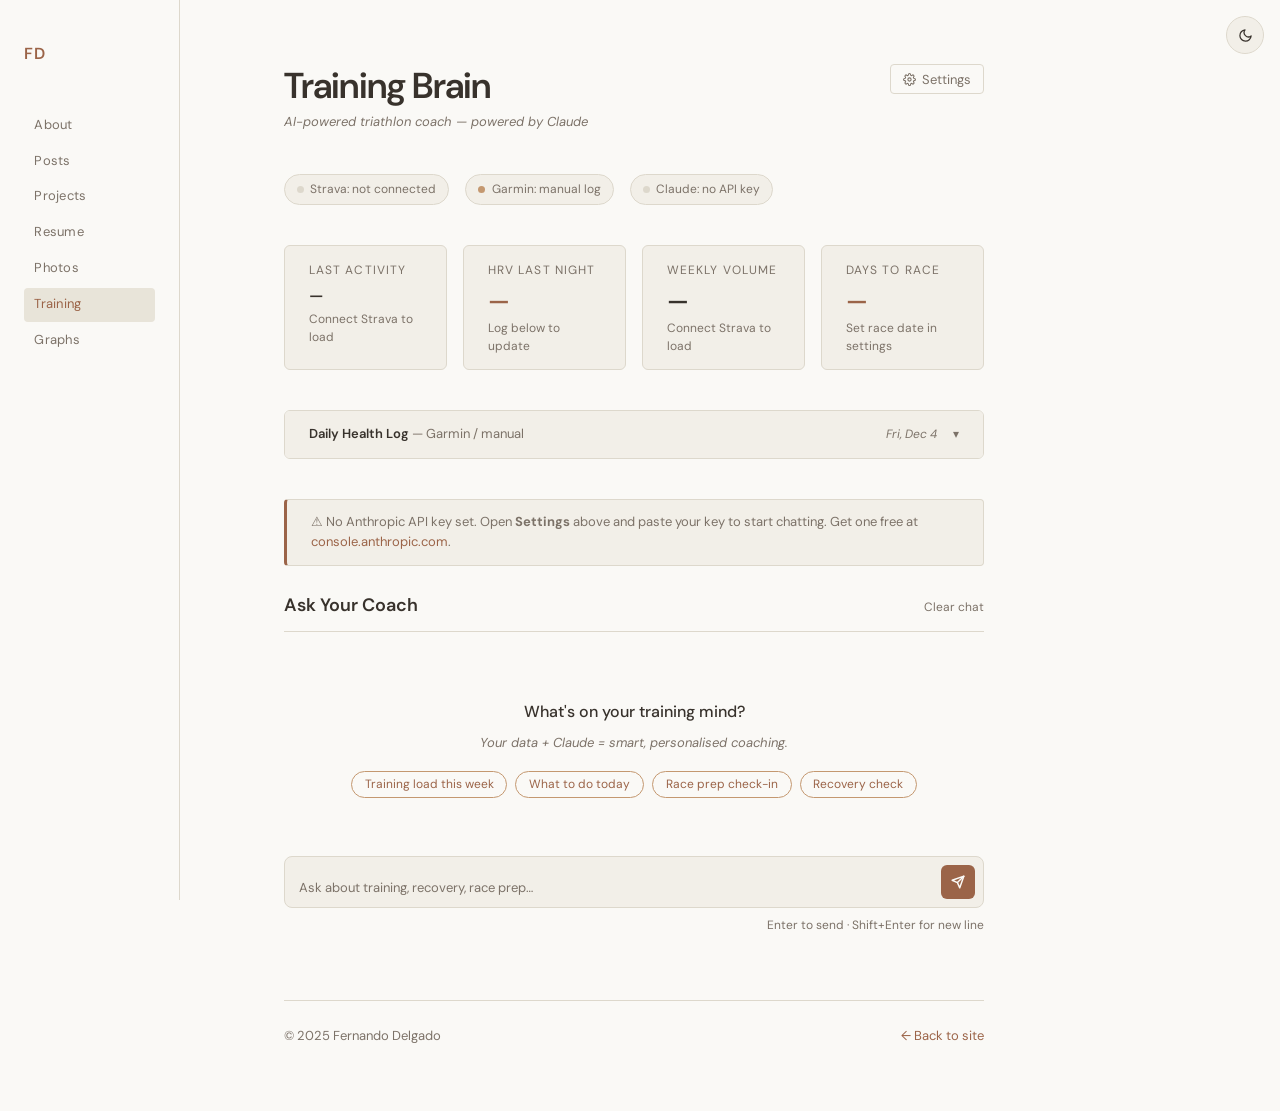
<file: training.html>
<!DOCTYPE html>
<html lang="en">
<head>
  <meta charset="UTF-8" />
  <meta name="viewport" content="width=device-width, initial-scale=1.0" />
  <title>Training Brain · Fernando Delgado</title>
  <link rel="preconnect" href="https://fonts.googleapis.com" />
  <link rel="preconnect" href="https://fonts.gstatic.com" crossorigin />
  <link href="https://fonts.googleapis.com/css2?family=DM+Sans:ital,wght@0,300;0,400;0,500;0,600;1,400&display=swap" rel="stylesheet" />
  <link rel="stylesheet" href="style.css" />

  <style>
    /* ────────────────────────────────────────────────────────────────
       TRAINING BRAIN — page-specific styles
       (Extends style.css; all CSS variables + base components are
        inherited from there.)
    ──────────────────────────────────────────────────────────────── */

    /* Slightly wider content column for the chat interface */
    @media (min-width: 900px) {
      .main { max-width: 780px; }
    }

    /* ── Page header ──────────────────────────────────────────────── */
    .page-header {
      display: flex;
      justify-content: space-between;
      align-items: flex-start;
      margin-bottom: var(--sp-lg);
    }
    .page-title {
      font-size: var(--fz-2xl);
      font-weight: 600;
      letter-spacing: -0.025em;
      line-height: 1.2;
    }
    .page-subtitle {
      font-size: var(--fz-sm);
      color: var(--clr-muted);
      margin-top: 0.25rem;
      font-style: italic;
    }
    .btn-settings {
      font-size: var(--fz-sm);
      color: var(--clr-muted);
      border: 1px solid var(--clr-border);
      border-radius: 4px;
      padding: 0.35rem 0.75rem;
      display: flex;
      align-items: center;
      gap: 0.4rem;
      flex-shrink: 0;
      cursor: pointer;
      background: none;
      font-family: inherit;
      transition: color var(--t-fast), border-color var(--t-fast), background-color var(--t-fast);
    }
    .btn-settings:hover {
      color: var(--clr-text);
      background-color: var(--clr-hover);
      border-color: var(--clr-accent-lt);
    }
    .btn-settings.active {
      color: var(--clr-accent);
      border-color: var(--clr-accent);
    }

    /* ── Settings panel ───────────────────────────────────────────── */
    .settings-panel {
      background: var(--clr-surface);
      border: 1px solid var(--clr-border);
      border-radius: 6px;
      padding: var(--sp-md);
      margin-bottom: var(--sp-lg);
      display: none;
      transition: background-color var(--t-slow), border-color var(--t-slow);
    }
    .settings-panel.open { display: block; }

    .settings-panel-title {
      font-size: var(--fz-xs);
      font-weight: 500;
      color: var(--clr-muted);
      text-transform: uppercase;
      letter-spacing: 0.1em;
      margin-bottom: var(--sp-sm);
    }

    .settings-grid {
      display: grid;
      grid-template-columns: 1fr 1fr;
      gap: var(--sp-sm);
      margin-bottom: var(--sp-sm);
    }
    @media (max-width: 580px) {
      .settings-grid { grid-template-columns: 1fr; }
    }

    .settings-field {
      display: flex;
      flex-direction: column;
      gap: 0.3rem;
    }
    .settings-field label {
      font-size: var(--fz-xs);
      color: var(--clr-muted);
      font-weight: 500;
      text-transform: uppercase;
      letter-spacing: 0.07em;
    }
    .settings-field input {
      font-family: var(--ff-sans);
      font-size: var(--fz-sm);
      color: var(--clr-text);
      background: var(--clr-bg);
      border: 1px solid var(--clr-border);
      border-radius: 4px;
      padding: 0.45rem 0.7rem;
      transition: border-color var(--t-fast), background-color var(--t-slow);
      width: 100%;
    }
    .settings-field input:focus {
      outline: none;
      border-color: var(--clr-accent);
    }

    .settings-note {
      font-size: var(--fz-xs);
      color: var(--clr-muted);
      font-style: italic;
      margin-top: 0.4rem;
      line-height: 1.6;
    }
    .settings-note code {
      font-family: 'SF Mono', 'Fira Code', monospace;
      font-size: 0.85em;
      background: var(--clr-hover);
      padding: 0.1em 0.35em;
      border-radius: 3px;
    }
    .settings-note a { color: var(--clr-accent); }

    .settings-actions {
      display: flex;
      gap: var(--sp-sm);
      align-items: center;
      flex-wrap: wrap;
      margin-top: var(--sp-sm);
      padding-top: var(--sp-sm);
      border-top: 1px solid var(--clr-border);
    }

    /* Primary / secondary buttons */
    .btn-primary {
      font-family: var(--ff-sans);
      font-size: var(--fz-sm);
      font-weight: 500;
      color: var(--clr-bg);
      background: var(--clr-accent);
      border: none;
      border-radius: 4px;
      padding: 0.45rem 1.1rem;
      cursor: pointer;
      transition: opacity var(--t-fast);
    }
    .btn-primary:hover { opacity: 0.85; }
    .btn-primary:disabled { opacity: 0.4; cursor: default; }

    .btn-secondary {
      font-family: var(--ff-sans);
      font-size: var(--fz-sm);
      color: var(--clr-muted);
      border: 1px solid var(--clr-border);
      border-radius: 4px;
      padding: 0.45rem 1.1rem;
      cursor: pointer;
      background: none;
      transition: color var(--t-fast), border-color var(--t-fast);
    }
    .btn-secondary:hover {
      color: var(--clr-text);
      border-color: var(--clr-muted);
    }

    /* ── Connection status pills ──────────────────────────────────── */
    .connection-status {
      display: flex;
      gap: var(--sp-sm);
      flex-wrap: wrap;
      margin-bottom: var(--sp-lg);
    }
    .status-pill {
      display: flex;
      align-items: center;
      gap: 0.4rem;
      font-size: var(--fz-xs);
      color: var(--clr-muted);
      background: var(--clr-surface);
      border: 1px solid var(--clr-border);
      border-radius: 20px;
      padding: 0.25rem 0.75rem;
      transition: background-color var(--t-slow), border-color var(--t-slow);
    }
    .status-dot {
      width: 7px;
      height: 7px;
      border-radius: 50%;
      background: var(--clr-border);
      flex-shrink: 0;
      transition: background-color var(--t-base);
    }
    .status-dot.connected { background: #5cb85c; }
    .status-dot.manual    { background: var(--clr-accent-lt); }

    /* ── Dashboard metric cards ───────────────────────────────────── */
    .dashboard-grid {
      display: grid;
      grid-template-columns: repeat(4, 1fr);
      gap: var(--sp-sm);
      margin-bottom: var(--sp-lg);
    }
    @media (max-width: 700px) {
      .dashboard-grid { grid-template-columns: 1fr 1fr; }
    }
    @media (max-width: 400px) {
      .dashboard-grid { grid-template-columns: 1fr; }
    }

    .metric-card {
      background: var(--clr-surface);
      border: 1px solid var(--clr-border);
      border-radius: 6px;
      padding: 0.85rem var(--sp-md);
      transition: background-color var(--t-slow), border-color var(--t-slow);
    }
    .metric-label {
      font-size: var(--fz-xs);
      color: var(--clr-muted);
      text-transform: uppercase;
      letter-spacing: 0.09em;
      margin-bottom: 0.4rem;
    }
    .metric-value {
      font-size: var(--fz-xl);
      font-weight: 600;
      color: var(--clr-text);
      line-height: 1.15;
    }
    .metric-value.accent { color: var(--clr-accent); }
    .metric-sub {
      font-size: var(--fz-xs);
      color: var(--clr-muted);
      margin-top: 0.3rem;
      line-height: 1.5;
    }

    /* ── Garmin / daily log ───────────────────────────────────────── */
    .garmin-section {
      margin-bottom: var(--sp-lg);
      border: 1px solid var(--clr-border);
      border-radius: 6px;
      overflow: hidden;
      transition: border-color var(--t-slow);
    }
    .garmin-header {
      display: flex;
      justify-content: space-between;
      align-items: center;
      padding: 0.75rem var(--sp-md);
      background: var(--clr-surface);
      cursor: pointer;
      user-select: none;
      transition: background-color var(--t-fast);
    }
    .garmin-header:hover { background: var(--clr-hover); }
    .garmin-header h3 {
      font-size: var(--fz-sm);
      font-weight: 600;
      color: var(--clr-text);
    }
    .garmin-header-meta {
      display: flex;
      align-items: center;
      gap: var(--sp-sm);
    }
    .garmin-date-tag {
      font-size: var(--fz-xs);
      color: var(--clr-muted);
      font-style: italic;
    }
    .garmin-chevron {
      font-size: 0.75rem;
      color: var(--clr-muted);
      transition: transform 0.25s ease;
    }
    .garmin-section.open .garmin-chevron { transform: rotate(180deg); }

    .garmin-body {
      max-height: 0;
      overflow: hidden;
      transition: max-height 0.35s ease;
    }
    .garmin-section.open .garmin-body { max-height: 600px; }

    .garmin-form-inner {
      padding: var(--sp-md);
      display: grid;
      grid-template-columns: repeat(3, 1fr);
      gap: var(--sp-sm);
    }
    @media (max-width: 580px) {
      .garmin-form-inner { grid-template-columns: 1fr 1fr; }
    }

    .garmin-actions {
      padding: 0 var(--sp-md) var(--sp-md);
      display: flex;
      gap: var(--sp-sm);
      align-items: center;
    }
    .garmin-saved-msg {
      font-size: var(--fz-xs);
      color: #5cb85c;
      display: none;
    }
    .garmin-saved-msg.show { display: block; }

    /* ── API warning banner ───────────────────────────────────────── */
    .api-warning {
      background: var(--clr-surface);
      border: 1px solid var(--clr-border);
      border-left: 3px solid var(--clr-accent);
      border-radius: 4px;
      padding: 0.75rem var(--sp-md);
      font-size: var(--fz-sm);
      color: var(--clr-muted);
      margin-bottom: var(--sp-md);
      display: none;
      line-height: 1.6;
      transition: background-color var(--t-slow);
    }
    .api-warning.show { display: block; }
    .api-warning a { color: var(--clr-accent); }

    /* ── Chat section ─────────────────────────────────────────────── */
    .chat-header {
      display: flex;
      justify-content: space-between;
      align-items: baseline;
      padding-bottom: 0.6rem;
      border-bottom: 1px solid var(--clr-border);
      margin-bottom: var(--sp-md);
    }
    .chat-header h2 {
      font-size: var(--fz-lg);
      font-weight: 600;
      color: var(--clr-text);
    }
    .btn-clear-chat {
      font-size: var(--fz-xs);
      color: var(--clr-muted);
      cursor: pointer;
      background: none;
      border: none;
      font-family: inherit;
      padding: 0;
      transition: color var(--t-fast);
    }
    .btn-clear-chat:hover { color: var(--clr-accent); }

    .chat-messages {
      min-height: 180px;
      max-height: 60vh;
      overflow-y: auto;
      display: flex;
      flex-direction: column;
      gap: var(--sp-sm);
      padding: 2px 0;
      margin-bottom: var(--sp-sm);
      scroll-behavior: smooth;
    }

    /* Empty state */
    .chat-empty {
      text-align: center;
      padding: var(--sp-lg) var(--sp-md);
      color: var(--clr-muted);
      font-style: italic;
      font-size: var(--fz-sm);
    }
    .chat-empty-title {
      font-size: var(--fz-md);
      font-style: normal;
      font-weight: 500;
      color: var(--clr-text);
      margin-bottom: 0.35rem;
    }
    .chat-starters {
      display: flex;
      flex-wrap: wrap;
      gap: 0.5rem;
      justify-content: center;
      margin-top: var(--sp-sm);
    }
    .chat-starter-btn {
      font-family: var(--ff-sans);
      font-size: var(--fz-xs);
      color: var(--clr-accent);
      border: 1px solid var(--clr-accent-lt);
      border-radius: 20px;
      padding: 0.3rem 0.8rem;
      cursor: pointer;
      background: none;
      transition: background-color var(--t-fast);
    }
    .chat-starter-btn:hover { background-color: var(--clr-hover); }

    /* Messages */
    .message {
      display: flex;
      gap: 0.65rem;
      align-items: flex-start;
      max-width: 92%;
    }
    .message--user      { align-self: flex-end;  flex-direction: row-reverse; }
    .message--assistant { align-self: flex-start; }

    .message-avatar {
      width: 28px;
      height: 28px;
      border-radius: 50%;
      display: flex;
      align-items: center;
      justify-content: center;
      font-size: 0.65rem;
      font-weight: 600;
      flex-shrink: 0;
      margin-top: 2px;
    }
    .message--user .message-avatar {
      background: var(--clr-accent);
      color: var(--clr-bg);
    }
    .message--assistant .message-avatar {
      background: var(--clr-surface);
      border: 1px solid var(--clr-border);
      color: var(--clr-muted);
      font-size: 0.85rem;
    }

    .message-bubble {
      padding: 0.6rem 0.9rem;
      border-radius: 10px;
      font-size: var(--fz-sm);
      line-height: 1.75;
    }
    .message--user .message-bubble {
      background: var(--clr-accent);
      color: var(--clr-bg);
      border-bottom-right-radius: 3px;
    }
    .message--assistant .message-bubble {
      background: var(--clr-surface);
      border: 1px solid var(--clr-border);
      color: var(--clr-text);
      border-bottom-left-radius: 3px;
      transition: background-color var(--t-slow), border-color var(--t-slow);
    }

    /* Markdown inside bubbles */
    .message-bubble p               { margin-bottom: 0.5em; }
    .message-bubble p:last-child    { margin-bottom: 0; }
    .message-bubble strong          { font-weight: 600; }
    .message-bubble em              { font-style: italic; }
    .message-bubble h3,
    .message-bubble h4              { font-weight: 600; margin: 0.6em 0 0.3em; }
    .message-bubble ul,
    .message-bubble ol              { padding-left: 1.4em; margin: 0.3em 0; }
    .message-bubble li              { margin-bottom: 0.2em; }
    .message-bubble code {
      font-family: 'SF Mono', 'Fira Code', monospace;
      font-size: 0.85em;
      background: rgba(0,0,0,0.08);
      padding: 0.1em 0.35em;
      border-radius: 3px;
    }
    .message--user .message-bubble code { background: rgba(255,255,255,0.2); }

    /* Thinking animation */
    .message-thinking {
      display: flex;
      gap: 4px;
      align-items: center;
      padding: 0.75rem 0.9rem;
    }
    .thinking-dot {
      width: 6px;
      height: 6px;
      border-radius: 50%;
      background: var(--clr-muted);
      animation: thinking-bounce 1.2s ease-in-out infinite;
    }
    .thinking-dot:nth-child(2) { animation-delay: 0.2s; }
    .thinking-dot:nth-child(3) { animation-delay: 0.4s; }
    @keyframes thinking-bounce {
      0%, 60%, 100% { transform: translateY(0); }
      30%            { transform: translateY(-5px); }
    }

    /* ── Chat input ───────────────────────────────────────────────── */
    .chat-input-wrap {
      display: flex;
      gap: 0.6rem;
      align-items: flex-end;
      background: var(--clr-surface);
      border: 1px solid var(--clr-border);
      border-radius: 8px;
      padding: 0.5rem 0.5rem 0.5rem 0.85rem;
      transition: border-color var(--t-fast), background-color var(--t-slow);
    }
    .chat-input-wrap:focus-within { border-color: var(--clr-accent); }

    #chatInput {
      flex: 1;
      font-family: var(--ff-sans);
      font-size: var(--fz-sm);
      color: var(--clr-text);
      background: none;
      border: none;
      outline: none;
      resize: none;
      line-height: 1.6;
      max-height: 160px;
      overflow-y: auto;
    }
    #chatInput::placeholder { color: var(--clr-muted); }

    .btn-send {
      width: 34px;
      height: 34px;
      border-radius: 6px;
      background: var(--clr-accent);
      color: var(--clr-bg);
      border: none;
      display: flex;
      align-items: center;
      justify-content: center;
      cursor: pointer;
      flex-shrink: 0;
      transition: opacity var(--t-fast);
    }
    .btn-send:hover    { opacity: 0.85; }
    .btn-send:disabled { opacity: 0.35; cursor: default; }
    .btn-send svg      { width: 14px; height: 14px; }

    .chat-hint {
      font-size: var(--fz-xs);
      color: var(--clr-muted);
      text-align: right;
      margin-top: 0.4rem;
    }
  </style>
</head>
<body>

  <!-- ─── THEME TOGGLE ─────────────────────────────────────────────────────── -->
  <button class="theme-toggle" id="themeToggle" aria-label="Toggle dark mode">
    <svg class="icon-sun" xmlns="http://www.w3.org/2000/svg" viewBox="0 0 24 24" fill="none" stroke="currentColor" stroke-width="2" stroke-linecap="round" stroke-linejoin="round" aria-hidden="true">
      <circle cx="12" cy="12" r="5"/>
      <line x1="12" y1="1" x2="12" y2="3"/><line x1="12" y1="21" x2="12" y2="23"/>
      <line x1="4.22" y1="4.22" x2="5.64" y2="5.64"/><line x1="18.36" y1="18.36" x2="19.78" y2="19.78"/>
      <line x1="1" y1="12" x2="3" y2="12"/><line x1="21" y1="12" x2="23" y2="12"/>
      <line x1="4.22" y1="19.78" x2="5.64" y2="18.36"/><line x1="18.36" y1="5.64" x2="19.78" y2="4.22"/>
    </svg>
    <svg class="icon-moon" xmlns="http://www.w3.org/2000/svg" viewBox="0 0 24 24" fill="none" stroke="currentColor" stroke-width="2" stroke-linecap="round" stroke-linejoin="round" aria-hidden="true">
      <path d="M21 12.79A9 9 0 1 1 11.21 3 7 7 0 0 0 21 12.79z"/>
    </svg>
  </button>

  <!-- ─── HAMBURGER ───────────────────────────────────────────────────────── -->
  <button class="hamburger" id="hamburger" aria-label="Open navigation" aria-expanded="false">
    <span></span><span></span><span></span>
  </button>

  <!-- ─── SIDEBAR ─────────────────────────────────────────────────────────── -->
  <nav class="sidebar" id="sidebar" aria-label="Site navigation">
    <a href="index.html" class="sidebar-logo">FD</a>
    <ul class="nav-links" role="list">
      <li><a href="index.html#about"    class="nav-link">About</a></li>
      <li><a href="index.html#posts"    class="nav-link">Posts</a></li>
      <li><a href="index.html#projects" class="nav-link">Projects</a></li>
      <li><a href="index.html#resume"   class="nav-link">Resume</a></li>
      <li><a href="index.html#photos"   class="nav-link">Photos</a></li>
      <li><a href="training.html"       class="nav-link active">Training</a></li>
      <li><a href="graphs.html"         class="nav-link">Graphs</a></li>
    </ul>
  </nav>
  <div class="sidebar-overlay" id="sidebarOverlay" aria-hidden="true"></div>

  <!-- ─── MAIN CONTENT ────────────────────────────────────────────────────── -->
  <main class="main" id="main">

    <!-- ── Page header ── -->
    <div class="page-header">
      <div>
        <h1 class="page-title">Training Brain</h1>
        <p class="page-subtitle">AI-powered triathlon coach — powered by Claude</p>
      </div>
      <button class="btn-settings" id="settingsToggle" aria-expanded="false">
        <!-- Gear icon -->
        <svg xmlns="http://www.w3.org/2000/svg" width="13" height="13" viewBox="0 0 24 24" fill="none" stroke="currentColor" stroke-width="2" stroke-linecap="round" stroke-linejoin="round" aria-hidden="true">
          <circle cx="12" cy="12" r="3"/>
          <path d="M19.4 15a1.65 1.65 0 0 0 .33 1.82l.06.06a2 2 0 0 1-2.83 2.83l-.06-.06a1.65 1.65 0 0 0-1.82-.33 1.65 1.65 0 0 0-1 1.51V21a2 2 0 0 1-4 0v-.09A1.65 1.65 0 0 0 9 19.4a1.65 1.65 0 0 0-1.82.33l-.06.06a2 2 0 0 1-2.83-2.83l.06-.06A1.65 1.65 0 0 0 4.68 15a1.65 1.65 0 0 0-1.51-1H3a2 2 0 0 1 0-4h.09A1.65 1.65 0 0 0 4.6 9a1.65 1.65 0 0 0-.33-1.82l-.06-.06a2 2 0 0 1 2.83-2.83l.06.06A1.65 1.65 0 0 0 9 4.68a1.65 1.65 0 0 0 1-1.51V3a2 2 0 0 1 4 0v.09a1.65 1.65 0 0 0 1 1.51 1.65 1.65 0 0 0 1.82-.33l.06-.06a2 2 0 0 1 2.83 2.83l-.06.06A1.65 1.65 0 0 0 19.4 9a1.65 1.65 0 0 0 1.51 1H21a2 2 0 0 1 0 4h-.09a1.65 1.65 0 0 0-1.51 1z"/>
        </svg>
        Settings
      </button>
    </div>

    <!-- ── Settings panel (hidden by default) ── -->
    <div class="settings-panel" id="settingsPanel" aria-hidden="true">
      <p class="settings-panel-title">Configuration</p>

      <div class="settings-grid">
        <div class="settings-field">
          <label for="apiKey">Anthropic API Key</label>
          <input type="password" id="apiKey" placeholder="sk-ant-..." autocomplete="off" spellcheck="false" />
        </div>
        <div class="settings-field">
          <label for="raceDate">Race Date</label>
          <input type="date" id="raceDate" />
        </div>
        <div class="settings-field">
          <label for="stravaClientId">Strava Client ID</label>
          <input type="text" id="stravaClientId" placeholder="e.g. 12345" autocomplete="off" />
        </div>
        <div class="settings-field">
          <label for="stravaClientSecret">Strava Client Secret</label>
          <input type="password" id="stravaClientSecret" placeholder="••••••••" autocomplete="off" spellcheck="false" />
        </div>
      </div>

      <p class="settings-note">
        Get Strava API credentials at
        <a href="https://www.strava.com/settings/api" target="_blank" rel="noopener">strava.com/settings/api</a>.
        Set the <em>Authorization Callback Domain</em> to
        <code id="stravaCallbackDomain">your-domain</code>.
        All keys are stored only in your browser's localStorage — never sent anywhere except the respective APIs.
      </p>

      <div class="settings-actions">
        <button class="btn-primary" id="saveSettings">Save Settings</button>
        <button class="btn-primary" id="connectStrava" style="background:#FC4C02;">
          Connect Strava
        </button>
        <button class="btn-secondary" id="disconnectStrava" style="display:none;">
          Disconnect Strava
        </button>
      </div>
    </div>

    <!-- ── Connection status ── -->
    <div class="connection-status" role="status" aria-live="polite">
      <div class="status-pill">
        <div class="status-dot" id="stravaStatusDot"></div>
        <span id="stravaStatusText">Strava: not connected</span>
      </div>
      <div class="status-pill">
        <div class="status-dot manual"></div>
        <span>Garmin: manual log</span>
      </div>
      <div class="status-pill">
        <div class="status-dot" id="claudeStatusDot"></div>
        <span id="claudeStatusText">Claude: no API key</span>
      </div>
    </div>

    <!-- ── Dashboard metric cards ── -->
    <div class="dashboard-grid">

      <div class="metric-card">
        <div class="metric-label">Last Activity</div>
        <div class="metric-value" id="metricLastName" style="font-size:var(--fz-md);">—</div>
        <div class="metric-sub" id="metricLastSub">Connect Strava to load</div>
      </div>

      <div class="metric-card">
        <div class="metric-label">HRV Last Night</div>
        <div class="metric-value accent" id="metricHRV">—</div>
        <div class="metric-sub" id="metricHRVSub">Log below to update</div>
      </div>

      <div class="metric-card">
        <div class="metric-label">Weekly Volume</div>
        <div class="metric-value" id="metricWeekly">—</div>
        <div class="metric-sub" id="metricWeeklySub">Connect Strava to load</div>
      </div>

      <div class="metric-card">
        <div class="metric-label">Days to Race</div>
        <div class="metric-value accent" id="metricDays">—</div>
        <div class="metric-sub" id="metricRaceName">Set race date in settings</div>
      </div>

    </div>

    <!-- ── Garmin / daily health log ── -->
    <div class="garmin-section" id="garminSection">
      <div class="garmin-header" id="garminToggle" role="button" tabindex="0" aria-expanded="false">
        <h3>Daily Health Log <span style="font-weight:400;color:var(--clr-muted);">— Garmin / manual</span></h3>
        <div class="garmin-header-meta">
          <span class="garmin-date-tag" id="garminDateLabel"></span>
          <span class="garmin-chevron" aria-hidden="true">▾</span>
        </div>
      </div>
      <div class="garmin-body" id="garminBody" aria-hidden="true">
        <div class="garmin-form-inner">
          <div class="settings-field">
            <label for="gHRV">HRV (ms)</label>
            <input type="number" id="gHRV" placeholder="e.g. 65" min="0" max="300" />
          </div>
          <div class="settings-field">
            <label for="gRHR">Resting HR (bpm)</label>
            <input type="number" id="gRHR" placeholder="e.g. 48" min="20" max="150" />
          </div>
          <div class="settings-field">
            <label for="gBodyBattery">Body Battery</label>
            <input type="number" id="gBodyBattery" placeholder="0–100" min="0" max="100" />
          </div>
          <div class="settings-field">
            <label for="gSleepScore">Sleep Score</label>
            <input type="number" id="gSleepScore" placeholder="0–100" min="0" max="100" />
          </div>
          <div class="settings-field">
            <label for="gStress">Avg Stress</label>
            <input type="number" id="gStress" placeholder="0–100" min="0" max="100" />
          </div>
          <div class="settings-field">
            <label for="gVO2Max">VO2 Max (run)</label>
            <input type="number" id="gVO2Max" placeholder="e.g. 52" min="20" max="90" />
          </div>
        </div>
        <div class="garmin-actions">
          <button class="btn-primary" id="saveGarmin">Save Today's Log</button>
          <span class="garmin-saved-msg" id="garminSavedMsg">✓ Saved</span>
        </div>
      </div>
    </div>

    <!-- ── API key warning ── -->
    <div class="api-warning" id="apiWarning" role="alert">
      ⚠ No Anthropic API key set. Open <strong>Settings</strong> above and paste your key to start chatting.
      Get one free at <a href="https://console.anthropic.com" target="_blank" rel="noopener">console.anthropic.com</a>.
    </div>

    <!-- ── Chat ── -->
    <div class="chat-header">
      <h2>Ask Your Coach</h2>
      <button class="btn-clear-chat" id="clearChat">Clear chat</button>
    </div>

    <div class="chat-messages" id="chatMessages" role="log" aria-live="polite" aria-label="Chat messages">
      <div class="chat-empty" id="chatEmpty">
        <div class="chat-empty-title">What's on your training mind?</div>
        <div>Your data + Claude = smart, personalised coaching.</div>
        <div class="chat-starters" id="chatStarters">
          <button class="chat-starter-btn" data-prompt="How is my training load looking this week?">Training load this week</button>
          <button class="chat-starter-btn" data-prompt="Based on my recent activities, what should I focus on today?">What to do today</button>
          <button class="chat-starter-btn" data-prompt="How is my race preparation going for Ironman Jacksonville?">Race prep check-in</button>
          <button class="chat-starter-btn" data-prompt="Am I recovering well based on my HRV and sleep data?">Recovery check</button>
        </div>
      </div>
    </div>

    <div class="chat-input-wrap" id="chatInputWrap">
      <textarea
        id="chatInput"
        placeholder="Ask about training, recovery, race prep…"
        rows="1"
        aria-label="Chat message input"
      ></textarea>
      <button class="btn-send" id="sendBtn" aria-label="Send message">
        <!-- Paper-plane send icon -->
        <svg xmlns="http://www.w3.org/2000/svg" viewBox="0 0 24 24" fill="none" stroke="currentColor" stroke-width="2.5" stroke-linecap="round" stroke-linejoin="round" aria-hidden="true">
          <line x1="22" y1="2" x2="11" y2="13"/>
          <polygon points="22 2 15 22 11 13 2 9 22 2"/>
        </svg>
      </button>
    </div>
    <p class="chat-hint">Enter to send · Shift+Enter for new line</p>

    <!-- Footer -->
    <footer class="footer" style="margin-top:var(--sp-xl);">
      <span class="footer-copy">© 2025 Fernando Delgado</span>
      <div class="footer-links">
        <a href="index.html">← Back to site</a>
      </div>
    </footer>

  </main><!-- /main -->

  <!-- ─── BACK TO TOP ─────────────────────────────────────────────────────── -->
  <button class="back-to-top" id="backToTop" aria-label="Back to top">↑</button>


  <!-- ═══════════════════════════════════════════════════════════════════════
       TRAINING BRAIN SCRIPT
  ═══════════════════════════════════════════════════════════════════════ -->
  <script>
  'use strict';

  // ── Config ─────────────────────────────────────────────────────────────────
  const STRAVA_AUTH_URL  = 'https://www.strava.com/oauth/authorize';
  const STRAVA_TOKEN_URL = 'https://www.strava.com/oauth/token';
  const STRAVA_API       = 'https://www.strava.com/api/v3';
  const ANTHROPIC_API    = 'https://api.anthropic.com/v1/messages';
  const CLAUDE_MODEL     = 'claude-sonnet-4-6';

  // ── localStorage utility ────────────────────────────────────────────────────
  const store = {
    get : (k)    => { try { return JSON.parse(localStorage.getItem(k)); } catch { return null; } },
    set : (k, v) => localStorage.setItem(k, JSON.stringify(v)),
    del : (k)    => localStorage.removeItem(k),
  };

  // ── DOM shorthand ───────────────────────────────────────────────────────────
  const $ = id => document.getElementById(id);

  // ── Module-level state ──────────────────────────────────────────────────────
  let chatHistory  = [];   // [{role:'user'|'assistant', content: string}]
  let isStreaming  = false;

  // ═══════════════════════════════════════════════════════════════════════════
  // THEME + HAMBURGER + BACK-TO-TOP  (same logic as main site)
  // ═══════════════════════════════════════════════════════════════════════════

  // Theme
  (function initTheme() {
    const saved      = localStorage.getItem('theme');
    const preferDark = window.matchMedia('(prefers-color-scheme: dark)').matches;
    if (saved === 'dark' || (!saved && preferDark)) {
      document.documentElement.setAttribute('data-theme', 'dark');
    }
    $('themeToggle').addEventListener('click', () => {
      const dark = document.documentElement.getAttribute('data-theme') === 'dark';
      document.documentElement.setAttribute('data-theme', dark ? 'light' : 'dark');
      localStorage.setItem('theme', dark ? 'light' : 'dark');
    });
  })();

  // Hamburger
  (function initHamburger() {
    const ham     = $('hamburger');
    const sidebar = $('sidebar');
    const overlay = $('sidebarOverlay');
    const open  = () => { sidebar.classList.add('open');    overlay.classList.add('active');    ham.classList.add('open');    ham.setAttribute('aria-expanded', 'true');  };
    const close = () => { sidebar.classList.remove('open'); overlay.classList.remove('active'); ham.classList.remove('open'); ham.setAttribute('aria-expanded', 'false'); };
    ham.addEventListener('click', () => sidebar.classList.contains('open') ? close() : open());
    overlay.addEventListener('click', close);
    window.addEventListener('resize', () => { if (window.innerWidth >= 900) close(); });
  })();

  // Back to top
  (function initBackToTop() {
    const btn = $('backToTop');
    window.addEventListener('scroll', () => btn.classList.toggle('visible', window.scrollY > 400), { passive: true });
    btn.addEventListener('click', () => window.scrollTo({ top: 0, behavior: 'smooth' }));
  })();

  // ═══════════════════════════════════════════════════════════════════════════
  // HELPERS
  // ═══════════════════════════════════════════════════════════════════════════

  function todayKey() { return new Date().toISOString().slice(0, 10); }

  function metersToMiles(m) { return (m / 1609.344).toFixed(1); }
  function metersToYards(m) { return Math.round(m * 1.09361); }

  function secsToPacePerMile(secs, distMeters) {
    if (!distMeters || !secs) return null;
    const secPerMile = secs / (distMeters / 1609.344);
    const m = Math.floor(secPerMile / 60);
    const s = Math.round(secPerMile % 60).toString().padStart(2, '0');
    return `${m}:${s}/mi`;
  }

  function formatDate(isoStr) {
    return new Date(isoStr).toLocaleDateString('en-US', { month: 'short', day: 'numeric' });
  }

  function daysUntil(dateStr) {
    const target = new Date(dateStr);
    const now    = new Date();
    target.setHours(0, 0, 0, 0);
    now.setHours(0, 0, 0, 0);
    return Math.ceil((target - now) / 86400000);
  }

  // Lightweight markdown → HTML renderer (subset: headings, lists, bold, italic, code)
  function renderMarkdown(raw) {
    if (!raw) return '';

    // 1. Escape HTML
    let text = raw
      .replace(/&/g, '&amp;')
      .replace(/</g, '&lt;')
      .replace(/>/g, '&gt;');

    // 2. Process line-by-line for block elements
    const lines   = text.split('\n');
    const out     = [];
    let inUL      = false;

    for (const line of lines) {
      const h3 = line.match(/^###\s+(.+)/);
      const h2 = line.match(/^##\s+(.+)/);
      const h1 = line.match(/^#\s+(.+)/);
      const li = line.match(/^[-*]\s+(.+)/);

      if (h3 || h2 || h1) {
        if (inUL) { out.push('</ul>'); inUL = false; }
        out.push(`<h4>${(h3||h2||h1)[1]}</h4>`);
      } else if (li) {
        if (!inUL) { out.push('<ul>'); inUL = true; }
        out.push(`<li>${li[1]}</li>`);
      } else {
        if (inUL) { out.push('</ul>'); inUL = false; }
        out.push(line);
      }
    }
    if (inUL) out.push('</ul>');

    text = out.join('\n');

    // 3. Inline formatting
    text = text
      .replace(/\*\*(.+?)\*\*/g, '<strong>$1</strong>')
      .replace(/\*(.+?)\*/g,     '<em>$1</em>')
      .replace(/`([^`]+)`/g,     '<code>$1</code>');

    // 4. Paragraph splitting on double newlines
    text = text
      .split(/\n{2,}/)
      .map(block => {
        block = block.trim();
        if (!block) return '';
        if (/^<[huo]/.test(block)) return block; // already a block element
        return `<p>${block.replace(/\n/g, '<br>')}</p>`;
      })
      .filter(Boolean)
      .join('\n');

    return text;
  }

  // ═══════════════════════════════════════════════════════════════════════════
  // SETTINGS
  // ═══════════════════════════════════════════════════════════════════════════

  function loadSettingsUI() {
    const s = store.get('tb_settings') || {};
    if (s.apiKey)             $('apiKey').value             = s.apiKey;
    if (s.raceDate)           $('raceDate').value           = s.raceDate;
    if (s.stravaClientId)     $('stravaClientId').value     = s.stravaClientId;
    if (s.stravaClientSecret) $('stravaClientSecret').value = s.stravaClientSecret;
    $('stravaCallbackDomain').textContent = window.location.hostname || 'localhost';
  }

  function readSettingsFromUI() {
    return {
      apiKey            : $('apiKey').value.trim(),
      raceDate          : $('raceDate').value,
      stravaClientId    : $('stravaClientId').value.trim(),
      stravaClientSecret: $('stravaClientSecret').value.trim(),
    };
  }

  function saveSettings() {
    const s = readSettingsFromUI();
    store.set('tb_settings', s);
    return s;
  }

  $('settingsToggle').addEventListener('click', () => {
    const panel  = $('settingsPanel');
    const btn    = $('settingsToggle');
    const isOpen = panel.classList.toggle('open');
    btn.classList.toggle('active', isOpen);
    btn.setAttribute('aria-expanded', String(isOpen));
    panel.setAttribute('aria-hidden',  String(!isOpen));
  });

  $('saveSettings').addEventListener('click', () => {
    saveSettings();
    updateStatusBadges();
    updateDashboard();
    const btn = $('saveSettings');
    const orig = btn.textContent;
    btn.textContent = 'Saved ✓';
    setTimeout(() => btn.textContent = orig, 1500);
  });

  // ═══════════════════════════════════════════════════════════════════════════
  // STATUS BADGES
  // ═══════════════════════════════════════════════════════════════════════════

  function updateStatusBadges() {
    const s     = store.get('tb_settings') || {};
    const token = store.get('strava_token');

    // Strava
    if (token) {
      $('stravaStatusDot').className  = 'status-dot connected';
      $('stravaStatusText').textContent = 'Strava: connected';
      $('disconnectStrava').style.display = 'inline-block';
      $('connectStrava').style.display    = 'none';
    } else {
      $('stravaStatusDot').className  = 'status-dot';
      $('stravaStatusText').textContent = 'Strava: not connected';
      $('disconnectStrava').style.display = 'none';
      $('connectStrava').style.display    = 'inline-block';
    }

    // Claude
    if (s.apiKey) {
      $('claudeStatusDot').className  = 'status-dot connected';
      $('claudeStatusText').textContent = 'Claude: ready';
      $('apiWarning').classList.remove('show');
    } else {
      $('claudeStatusDot').className  = 'status-dot';
      $('claudeStatusText').textContent = 'Claude: no API key';
      $('apiWarning').classList.add('show');
    }
  }

  // ═══════════════════════════════════════════════════════════════════════════
  // STRAVA OAUTH + DATA
  // ═══════════════════════════════════════════════════════════════════════════

  $('connectStrava').addEventListener('click', () => {
    const s = saveSettings();
    if (!s.stravaClientId) {
      alert('Enter your Strava Client ID in settings first.');
      return;
    }
    const redirectUri = window.location.href.split('?')[0];
    const authUrl =
      `${STRAVA_AUTH_URL}` +
      `?client_id=${encodeURIComponent(s.stravaClientId)}` +
      `&redirect_uri=${encodeURIComponent(redirectUri)}` +
      `&response_type=code` +
      `&scope=activity:read_all,read_all` +
      `&approval_prompt=auto`;
    window.location.href = authUrl;
  });

  $('disconnectStrava').addEventListener('click', () => {
    store.del('strava_token');
    store.del('strava_cache');
    updateStatusBadges();
    updateDashboard();
  });

  // Called on page load when ?code= is present in the URL
  async function handleStravaCallback() {
    const params = new URLSearchParams(window.location.search);
    const code   = params.get('code');
    if (!code) return;

    // Remove code from URL immediately (clean history)
    window.history.replaceState({}, '', window.location.pathname);

    const s = store.get('tb_settings') || {};
    if (!s.stravaClientId || !s.stravaClientSecret) {
      alert('Strava client ID / secret not found in settings. Please enter them and try connecting again.');
      return;
    }

    $('stravaStatusText').textContent = 'Strava: exchanging token…';

    try {
      const resp = await fetch(STRAVA_TOKEN_URL, {
        method : 'POST',
        headers: { 'Content-Type': 'application/json' },
        body   : JSON.stringify({
          client_id    : s.stravaClientId,
          client_secret: s.stravaClientSecret,
          code,
          grant_type   : 'authorization_code',
        }),
      });
      if (!resp.ok) {
        const err = await resp.json().catch(() => ({}));
        throw new Error(err?.message || `HTTP ${resp.status}`);
      }
      const data = await resp.json();
      store.set('strava_token', {
        access_token : data.access_token,
        refresh_token: data.refresh_token,
        expires_at   : data.expires_at,
        athlete      : data.athlete,
      });
      await fetchStravaData();
    } catch (err) {
      console.error('Strava OAuth error:', err);
      $('stravaStatusText').textContent = 'Strava: auth error';
      alert('Strava connection failed: ' + err.message);
    }
  }

  async function ensureFreshToken() {
    const token = store.get('strava_token');
    if (!token) return null;
    // Refresh if expiring within 5 minutes
    if (Date.now() / 1000 < token.expires_at - 300) return token;

    const s = store.get('tb_settings') || {};
    try {
      const resp = await fetch(STRAVA_TOKEN_URL, {
        method : 'POST',
        headers: { 'Content-Type': 'application/json' },
        body   : JSON.stringify({
          client_id    : s.stravaClientId,
          client_secret: s.stravaClientSecret,
          refresh_token: token.refresh_token,
          grant_type   : 'refresh_token',
        }),
      });
      if (!resp.ok) { store.del('strava_token'); return null; }
      const data    = await resp.json();
      const updated = { ...token, access_token: data.access_token, expires_at: data.expires_at };
      store.set('strava_token', updated);
      return updated;
    } catch {
      return token; // use existing if refresh fails
    }
  }

  async function fetchStravaData() {
    const token = await ensureFreshToken();
    if (!token) { updateStatusBadges(); return; }

    try {
      const resp = await fetch(`${STRAVA_API}/athlete/activities?per_page=30`, {
        headers: { Authorization: `Bearer ${token.access_token}` },
      });
      if (!resp.ok) throw new Error(`Activities fetch failed: ${resp.status}`);
      const activities = await resp.json();
      store.set('strava_cache', { activities, cachedAt: Date.now(), athlete: token.athlete });
      updateStatusBadges();
      updateDashboard();
    } catch (err) {
      console.error('Strava fetch error:', err);
    }
  }

  // ═══════════════════════════════════════════════════════════════════════════
  // GARMIN / DAILY HEALTH LOG
  // ═══════════════════════════════════════════════════════════════════════════

  function loadGarminUI() {
    const data = store.get(`garmin_${todayKey()}`) || {};
    if (data.hrv         != null) $('gHRV').value         = data.hrv;
    if (data.rhr         != null) $('gRHR').value         = data.rhr;
    if (data.bodyBattery != null) $('gBodyBattery').value = data.bodyBattery;
    if (data.sleepScore  != null) $('gSleepScore').value  = data.sleepScore;
    if (data.stress      != null) $('gStress').value      = data.stress;
    if (data.vo2max      != null) $('gVO2Max').value      = data.vo2max;
    $('garminDateLabel').textContent = new Date().toLocaleDateString('en-US', {
      weekday: 'short', month: 'short', day: 'numeric',
    });
  }

  // Toggle garmin log open/closed
  function toggleGarmin(forceOpen) {
    const section = $('garminSection');
    const body    = $('garminBody');
    const toggle  = $('garminToggle');
    const isOpen  = section.classList.contains('open');
    const open    = forceOpen !== undefined ? forceOpen : !isOpen;
    section.classList.toggle('open', open);
    body.setAttribute('aria-hidden', String(!open));
    toggle.setAttribute('aria-expanded', String(open));
  }

  $('garminToggle').addEventListener('click', () => toggleGarmin());
  $('garminToggle').addEventListener('keydown', e => {
    if (e.key === 'Enter' || e.key === ' ') { e.preventDefault(); toggleGarmin(); }
  });

  $('saveGarmin').addEventListener('click', () => {
    const data = {
      hrv        : parseFloat($('gHRV').value)         || null,
      rhr        : parseFloat($('gRHR').value)         || null,
      bodyBattery: parseFloat($('gBodyBattery').value) || null,
      sleepScore : parseFloat($('gSleepScore').value)  || null,
      stress     : parseFloat($('gStress').value)      || null,
      vo2max     : parseFloat($('gVO2Max').value)      || null,
      savedAt    : new Date().toISOString(),
    };
    store.set(`garmin_${todayKey()}`, data);
    updateDashboard();
    const msg = $('garminSavedMsg');
    msg.classList.add('show');
    setTimeout(() => msg.classList.remove('show'), 2200);
  });

  // ═══════════════════════════════════════════════════════════════════════════
  // DASHBOARD
  // ═══════════════════════════════════════════════════════════════════════════

  function updateDashboard() {
    const s = store.get('tb_settings') || {};

    // ── Days to race ────────────────────────────────────────────────
    if (s.raceDate) {
      const days = daysUntil(s.raceDate);
      $('metricDays').textContent    = days > 0 ? days : (days === 0 ? '🎽 Today!' : 'Done!');
      $('metricRaceName').textContent = 'Ironman Jacksonville';
    } else {
      $('metricDays').textContent     = '—';
      $('metricRaceName').textContent = 'Set race date in settings';
    }

    // ── HRV / health ────────────────────────────────────────────────
    const health = store.get(`garmin_${todayKey()}`);
    if (health?.hrv) {
      $('metricHRV').textContent    = `${health.hrv} ms`;
      const parts = [];
      if (health.rhr)        parts.push(`RHR ${health.rhr}`);
      if (health.sleepScore) parts.push(`Sleep ${health.sleepScore}`);
      if (health.bodyBattery != null) parts.push(`Battery ${health.bodyBattery}`);
      $('metricHRVSub').textContent = parts.join(' · ') || 'Logged today';
    } else {
      $('metricHRV').textContent    = '—';
      $('metricHRVSub').textContent = 'Log below to update';
    }

    // ── Strava: last activity + weekly volume ───────────────────────
    const cache = store.get('strava_cache');
    if (cache?.activities?.length) {
      const acts = cache.activities;

      // Last activity
      const last    = acts[0];
      const distStr = last.type === 'Swim'
        ? `${metersToYards(last.distance)} yds`
        : `${metersToMiles(last.distance)} mi`;
      const paceStr = last.type === 'Run'
        ? secsToPacePerMile(last.moving_time, last.distance)
        : null;
      $('metricLastName').textContent = last.name;
      $('metricLastSub').textContent  =
        `${last.type} · ${distStr}` +
        (paceStr ? ` · ${paceStr}` : '') +
        ` · ${formatDate(last.start_date)}`;

      // Weekly volume (current Mon–today)
      const now    = new Date();
      const dow    = now.getDay();
      const offset = dow === 0 ? 6 : dow - 1; // days since Monday
      const monday = new Date(now);
      monday.setDate(now.getDate() - offset);
      monday.setHours(0, 0, 0, 0);

      const weekActs = acts.filter(a => new Date(a.start_date) >= monday);
      let swimM = 0, bikeM = 0, runM = 0;
      weekActs.forEach(a => {
        if (a.type === 'Swim') swimM += a.distance;
        if (a.type === 'Ride') bikeM += a.distance;
        if (a.type === 'Run')  runM  += a.distance;
      });

      const volParts = [];
      if (swimM) volParts.push(`${metersToYards(swimM)}y swim`);
      if (bikeM) volParts.push(`${metersToMiles(bikeM)}mi bike`);
      if (runM)  volParts.push(`${metersToMiles(runM)}mi run`);

      $('metricWeekly').textContent    = weekActs.length ? `${weekActs.length} sessions` : '0';
      $('metricWeeklySub').textContent = volParts.length ? volParts.join(' · ') : 'No workouts yet this week';
    }
  }

  // ═══════════════════════════════════════════════════════════════════════════
  // CLAUDE — system prompt builder
  // ═══════════════════════════════════════════════════════════════════════════

  function buildSystemPrompt() {
    const s        = store.get('tb_settings') || {};
    const today    = new Date().toLocaleDateString('en-US', { weekday: 'long', year: 'numeric', month: 'long', day: 'numeric' });
    const raceStr  = s.raceDate
      ? new Date(s.raceDate).toLocaleDateString('en-US', { month: 'long', day: 'numeric', year: 'numeric' })
      : 'TBD';
    const daysLeft = s.raceDate ? daysUntil(s.raceDate) : null;

    // Strava summary
    let stravaSummary = 'Not connected — no activity data available.';
    const cache = store.get('strava_cache');
    if (cache?.activities?.length) {
      const top10 = cache.activities.slice(0, 10);
      stravaSummary = top10.map((a, i) => {
        const dist  = a.type === 'Swim'
          ? `${metersToYards(a.distance)} yds`
          : `${metersToMiles(a.distance)} mi`;
        const dur   = a.moving_time ? `${Math.round(a.moving_time / 60)} min` : '';
        const hr    = a.average_heartrate ? `, avg HR ${Math.round(a.average_heartrate)} bpm` : '';
        const pace  = a.type === 'Run' ? (secsToPacePerMile(a.moving_time, a.distance) ? `, ${secsToPacePerMile(a.moving_time, a.distance)}` : '') : '';
        const watts = a.average_watts ? `, ${Math.round(a.average_watts)}w avg` : '';
        const elev  = a.total_elevation_gain ? `, +${Math.round(a.total_elevation_gain * 3.28084)}ft` : '';
        return `${i+1}. [${a.start_date.slice(0,10)}] ${a.type}: "${a.name}" — ${dist}${dur ? ', '+dur : ''}${pace}${hr}${watts}${elev}`;
      }).join('\n');
    }

    // Garmin summary
    let garminSummary = 'No health metrics logged today.';
    const health = store.get(`garmin_${todayKey()}`);
    if (health) {
      const parts = [
        health.hrv         != null ? `HRV: ${health.hrv} ms` : null,
        health.rhr         != null ? `Resting HR: ${health.rhr} bpm` : null,
        health.bodyBattery != null ? `Body Battery: ${health.bodyBattery}/100` : null,
        health.sleepScore  != null ? `Sleep Score: ${health.sleepScore}/100` : null,
        health.stress      != null ? `Avg Stress: ${health.stress}/100` : null,
        health.vo2max      != null ? `VO2 Max (run): ${health.vo2max}` : null,
      ].filter(Boolean);
      if (parts.length) garminSummary = parts.join(', ');
    }

    return `You are a knowledgeable, data-driven triathlon training coach for Fernando Delgado.

ATHLETE PROFILE:
- Name: Fernando Delgado, San Francisco, CA
- Goal race: Ironman Jacksonville on ${raceStr}${daysLeft != null ? ` (${daysLeft} days away)` : ''}
- Background: completed Oceanside 70.3 (2025); building Trek OCLV 5500 as road/TT bike
- Life context: works at AI startup (Narada AI), dog dad, turning 30 in June
- Trains primarily in San Francisco (hills, coastal wind, sometimes on indoor trainer)

TODAY: ${today}

RECENT STRAVA ACTIVITIES (last 10 recorded):
${stravaSummary}

TODAY'S HEALTH METRICS:
${garminSummary}

COACHING GUIDELINES:
- Be specific and data-driven — reference Fernando's actual numbers whenever relevant
- Responses should be concise by default; go deep only when explicitly asked
- Prioritise actionable guidance over general theory
- Consider full-Ironman demands: periodisation, Z2 base, threshold work, long brick sessions, tapering
- Factor in San Francisco terrain (steep hills, wind) and indoor trainer as context
- When HRV/body battery is low, lean toward recovery/easy day recommendations
- Use periodisation awareness: base → build → peak → taper relative to ${daysLeft != null ? `${daysLeft} days out` : 'race date'}
- Respond conversationally with light markdown (bold key numbers, bullets for lists)`;
  }

  // ═══════════════════════════════════════════════════════════════════════════
  // CHAT UI
  // ═══════════════════════════════════════════════════════════════════════════

  function appendMessage(role, content) {
    // Remove empty-state placeholder on first message
    const empty = $('chatEmpty');
    if (empty) empty.remove();

    const wrap   = document.createElement('div');
    wrap.className = `message message--${role}`;

    const avatar = document.createElement('div');
    avatar.className = 'message-avatar';
    avatar.setAttribute('aria-hidden', 'true');
    avatar.textContent = role === 'user' ? 'FD' : '🧠';

    const bubble = document.createElement('div');
    bubble.className = 'message-bubble';

    if (role === 'user') {
      bubble.textContent = content;
    } else if (content === null) {
      // Thinking animation
      bubble.innerHTML =
        '<div class="message-thinking" aria-label="Thinking">' +
        '<div class="thinking-dot"></div>' +
        '<div class="thinking-dot"></div>' +
        '<div class="thinking-dot"></div>' +
        '</div>';
    } else {
      bubble.innerHTML = renderMarkdown(content);
    }

    wrap.appendChild(avatar);
    wrap.appendChild(bubble);
    $('chatMessages').appendChild(wrap);
    scrollToBottom();
    return bubble;
  }

  function scrollToBottom() {
    const el = $('chatMessages');
    el.scrollTop = el.scrollHeight;
  }

  async function sendMessage(text) {
    text = text.trim();
    if (!text || isStreaming) return;

    const s = store.get('tb_settings') || {};
    if (!s.apiKey) {
      // Open settings and focus API key field
      $('settingsPanel').classList.add('open');
      $('settingsToggle').classList.add('active');
      $('settingsToggle').setAttribute('aria-expanded', 'true');
      $('settingsPanel').setAttribute('aria-hidden', 'false');
      $('apiKey').focus();
      return;
    }

    isStreaming = true;
    $('sendBtn').disabled  = true;
    $('chatInput').value   = '';
    $('chatInput').style.height = '';

    chatHistory.push({ role: 'user', content: text });
    appendMessage('user', text);

    // Show thinking indicator
    const thinkBubble = appendMessage('assistant', null);

    try {
      const resp = await fetch(ANTHROPIC_API, {
        method : 'POST',
        headers: {
          'Content-Type'                            : 'application/json',
          'x-api-key'                               : s.apiKey,
          'anthropic-version'                       : '2023-06-01',
          'anthropic-dangerous-direct-browser-access': 'true',
        },
        body: JSON.stringify({
          model     : CLAUDE_MODEL,
          max_tokens: 1024,
          stream    : true,
          system    : buildSystemPrompt(),
          messages  : chatHistory,
        }),
      });

      if (!resp.ok) {
        const errBody = await resp.json().catch(() => ({}));
        throw new Error(errBody?.error?.message || `API error ${resp.status}`);
      }

      // Parse SSE stream
      const reader  = resp.body.getReader();
      const decoder = new TextDecoder();
      let buffer    = '';
      let fullText  = '';

      // Clear thinking dots — ready to stream text in
      thinkBubble.innerHTML = '';

      while (true) {
        const { done, value } = await reader.read();
        if (done) break;

        buffer += decoder.decode(value, { stream: true });
        const lines = buffer.split('\n');
        buffer = lines.pop(); // keep incomplete final line

        for (const line of lines) {
          if (!line.startsWith('data: ')) continue;
          const payload = line.slice(6).trim();
          if (payload === '[DONE]') continue;
          try {
            const parsed = JSON.parse(payload);
            if (
              parsed.type === 'content_block_delta' &&
              parsed.delta?.type === 'text_delta'
            ) {
              fullText += parsed.delta.text;
              thinkBubble.innerHTML = renderMarkdown(fullText);
              scrollToBottom();
            }
          } catch { /* skip malformed chunks */ }
        }
      }

      chatHistory.push({ role: 'assistant', content: fullText });

    } catch (err) {
      console.error('Claude API error:', err);
      thinkBubble.innerHTML =
        `<em style="color:var(--clr-accent)">⚠ ${err.message}</em>`;
      // Roll back the user message so the history stays clean
      chatHistory.pop();
    } finally {
      isStreaming = false;
      $('sendBtn').disabled = false;
      $('chatInput').focus();
    }
  }

  // Send button
  $('sendBtn').addEventListener('click', () => sendMessage($('chatInput').value));

  // Enter → send  |  Shift+Enter → new line
  $('chatInput').addEventListener('keydown', e => {
    if (e.key === 'Enter' && !e.shiftKey) {
      e.preventDefault();
      sendMessage($('chatInput').value);
    }
  });

  // Auto-resize textarea
  $('chatInput').addEventListener('input', function () {
    this.style.height = 'auto';
    this.style.height = Math.min(this.scrollHeight, 160) + 'px';
  });

  // Starter prompt buttons
  function attachStarterListeners(root) {
    root.querySelectorAll('.chat-starter-btn').forEach(btn => {
      btn.addEventListener('click', () => sendMessage(btn.dataset.prompt));
    });
  }
  attachStarterListeners(document);

  // Clear chat
  $('clearChat').addEventListener('click', () => {
    chatHistory = [];
    $('chatMessages').innerHTML =
      `<div class="chat-empty" id="chatEmpty">
        <div class="chat-empty-title">What's on your training mind?</div>
        <div>Your data + Claude = smart, personalised coaching.</div>
        <div class="chat-starters" id="chatStarters">
          <button class="chat-starter-btn" data-prompt="How is my training load looking this week?">Training load this week</button>
          <button class="chat-starter-btn" data-prompt="Based on my recent activities, what should I focus on today?">What to do today</button>
          <button class="chat-starter-btn" data-prompt="How is my race preparation going for Ironman Jacksonville?">Race prep check-in</button>
          <button class="chat-starter-btn" data-prompt="Am I recovering well based on my HRV and sleep data?">Recovery check</button>
        </div>
      </div>`;
    attachStarterListeners($('chatMessages'));
  });

  // ═══════════════════════════════════════════════════════════════════════════
  // INIT
  // ═══════════════════════════════════════════════════════════════════════════

  (async function init() {
    loadSettingsUI();
    loadGarminUI();
    updateStatusBadges();

    // Render dashboard from cache immediately (no flash)
    updateDashboard();

    // Handle Strava OAuth redirect callback
    if (window.location.search.includes('code=')) {
      await handleStravaCallback();
    } else if (store.get('strava_token')) {
      // Silently refresh Strava data in background
      fetchStravaData();
    }
  })();

  </script>
</body>
</html>
</file>
<file: style.css>
/* ================================================================
   CSS CUSTOM PROPERTIES
   Edit these variables to restyle the entire site in one place.
   ================================================================ */
:root {
  /* ── Palette: Light Mode ───────────────────────────────────────
     Think aged paper, warm ivory, sepia ink.                      */
  --clr-bg:         #faf9f6;   /* Page background — warm white      */
  --clr-surface:    #f2efe8;   /* Cards, sidebar fill               */
  --clr-hover:      #e8e4d9;   /* Hover state backgrounds           */
  --clr-border:     #ddd8cc;   /* Lines, dividers, card borders     */
  --clr-text:       #38322c;   /* Primary text — dark warm brown    */
  --clr-muted:      #7c7268;   /* Dates, captions, labels           */
  --clr-accent:     #9b6448;   /* Brand accent — warm terracotta    */
  --clr-accent-lt:  #c49870;   /* Lighter accent (tag borders, dot) */
  --clr-shadow:     rgba(56, 50, 44, 0.09);

  /* ── Palette: Dark Mode ────────────────────────────────────────
     Overridden in [data-theme="dark"] below.
     Warm charcoal — not harsh black.                              */

  /* ── Typography ────────────────────────────────────────────────
     Swap font names here to change the whole site's typeface.     */
  --ff-serif: 'DM Sans', -apple-system, BlinkMacSystemFont, 'Segoe UI', sans-serif;
  --ff-sans:  'DM Sans', -apple-system, BlinkMacSystemFont, 'Segoe UI', sans-serif;

  /* ── Font sizes (scale) ──────────────────────────────────────── */
  --fz-xs:   0.75rem;     /*  12px */
  --fz-sm:   0.8125rem;   /*  13px */
  --fz-base: 0.9375rem;   /*  15px */
  --fz-md:   1rem;        /*  16px */
  --fz-lg:   1.125rem;    /*  18px */
  --fz-xl:   1.5rem;      /*  24px */
  --fz-2xl:  2.25rem;     /*  36px */

  /* ── Layout ─────────────────────────────────────────────────── */
  --sidebar-w:   180px;   /* Sidebar width on desktop              */
  --content-max: 680px;   /* Max width of main content column      */

  /* ── Spacing ─────────────────────────────────────────────────── */
  --sp-xs: 0.5rem;
  --sp-sm: 1rem;
  --sp-md: 1.5rem;
  --sp-lg: 2.5rem;
  --sp-xl: 4rem;

  /* ── Transitions ─────────────────────────────────────────────── */
  --t-fast: 0.15s ease;
  --t-base: 0.25s ease;
  --t-slow: 0.4s ease;
}

/* ── Dark Mode overrides ────────────────────────────────────────── */
[data-theme="dark"] {
  --clr-bg:        #1c1915;   /* Deep warm charcoal                 */
  --clr-surface:   #252018;   /* Card / sidebar surface             */
  --clr-hover:     #2e2820;   /* Hover state                        */
  --clr-border:    #38302a;   /* Warm dark border                   */
  --clr-text:      #e6ddd0;   /* Warm off-white text                */
  --clr-muted:     #9e8e7e;   /* Muted warm gray                    */
  --clr-accent:    #c49468;   /* Warm amber accent                  */
  --clr-accent-lt: #7a5c3c;   /* Deep amber for borders             */
  --clr-shadow:    rgba(0, 0, 0, 0.35);
}


/* ================================================================
   RESET & BASE
   ================================================================ */
*, *::before, *::after {
  box-sizing: border-box;
  margin: 0;
  padding: 0;
}

html {
  scroll-behavior: smooth;
  -webkit-text-size-adjust: 100%;
}

body {
  font-family: var(--ff-sans);
  font-size: var(--fz-base);
  line-height: 1.75;
  color: var(--clr-text);
  background-color: var(--clr-bg);
  /* Smooth color transition when toggling dark/light mode */
  transition: background-color var(--t-slow), color var(--t-slow);
  min-height: 100vh;
}

a {
  color: var(--clr-accent);
  text-decoration: none;
  transition: opacity var(--t-fast);
}
a:hover { opacity: 0.7; }

img { display: block; max-width: 100%; }
ul  { list-style: none; }

button {
  font-family: inherit;
  cursor: pointer;
  border: none;
  background: none;
}

::selection {
  background-color: var(--clr-accent-lt);
  color: var(--clr-bg);
}


/* ================================================================
   SCROLLBAR  (Webkit browsers)
   ================================================================ */
::-webkit-scrollbar       { width: 5px; }
::-webkit-scrollbar-track { background: var(--clr-bg); }
::-webkit-scrollbar-thumb { background: var(--clr-border); border-radius: 3px; }
::-webkit-scrollbar-thumb:hover { background: var(--clr-accent-lt); }


/* ================================================================
   LAYOUT — sidebar + main content column
   ================================================================ */
.main {
  max-width: var(--content-max);
  padding: var(--sp-xl) var(--sp-lg);
}

/* Desktop: push content right of the fixed sidebar */
@media (min-width: 900px) {
  .main {
    margin-left: calc(var(--sidebar-w) + var(--sp-xl));
    padding-top: var(--sp-xl);
  }
}

/* Mobile: extra top padding to clear the hamburger button */
@media (max-width: 899px) {
  .main {
    padding: 5rem var(--sp-md) var(--sp-xl);
    max-width: 100%;
  }
}


/* ================================================================
   SIDEBAR
   ================================================================ */
.sidebar {
  position: fixed;
  top: 0;
  left: 0;
  width: var(--sidebar-w);
  height: 100vh;
  padding: var(--sp-lg) var(--sp-md);
  background-color: var(--clr-bg);
  border-right: 1px solid var(--clr-border);
  display: flex;
  flex-direction: column;
  gap: var(--sp-lg);
  z-index: 100;
  overflow-y: auto;
  transition: background-color var(--t-slow), border-color var(--t-slow), transform 0.3s ease;
}

.sidebar-logo {
  font-family: var(--ff-serif);
  font-size: var(--fz-md);
  font-weight: 600;
  color: var(--clr-accent);
  letter-spacing: 0.08em;
  opacity: 1;        /* override the a:hover opacity reset */
  display: block;
}
.sidebar-logo:hover { opacity: 0.75; }

.nav-links {
  display: flex;
  flex-direction: column;
  gap: 2px;
}

.nav-link {
  display: block;
  padding: 0.35rem 0.65rem;
  font-size: var(--fz-sm);
  color: var(--clr-muted);
  border-radius: 4px;
  letter-spacing: 0.02em;
  transition: color var(--t-fast), background-color var(--t-fast);
  opacity: 1;
}
.nav-link:hover {
  color: var(--clr-text);
  background-color: var(--clr-hover);
  opacity: 1;
}
/* Active link — highlighted as you scroll */
.nav-link.active {
  color: var(--clr-accent);
  background-color: var(--clr-hover);
  opacity: 1;
}

/* ── Mobile: sidebar slides in from left ──────────────────────── */
@media (max-width: 899px) {
  .sidebar {
    width: 240px;
    transform: translateX(-100%);
    box-shadow: 4px 0 24px var(--clr-shadow);
  }
  .sidebar.open {
    transform: translateX(0);
  }
}


/* ================================================================
   SIDEBAR OVERLAY (dims the page on mobile when sidebar is open)
   ================================================================ */
.sidebar-overlay {
  position: fixed;
  inset: 0;
  background: rgba(0, 0, 0, 0.45);
  z-index: 90;
  opacity: 0;
  pointer-events: none;
  transition: opacity 0.3s ease;
}
.sidebar-overlay.active {
  opacity: 1;
  pointer-events: auto;
}


/* ================================================================
   HAMBURGER BUTTON  (mobile only)
   ================================================================ */
.hamburger {
  display: none;   /* hidden on desktop */
  position: fixed;
  top: 1rem;
  left: 1rem;
  z-index: 200;
  width: 38px;
  height: 38px;
  background: var(--clr-surface);
  border: 1px solid var(--clr-border);
  border-radius: 6px;
  flex-direction: column;
  align-items: center;
  justify-content: center;
  gap: 5px;
  padding: 9px;
  transition: background-color var(--t-slow);
}

.hamburger span {
  display: block;
  width: 18px;
  height: 1.5px;
  background: var(--clr-text);
  border-radius: 2px;
  transition: transform 0.28s ease, opacity 0.28s ease;
}

/* Animate to ✕ when sidebar is open */
.hamburger.open span:nth-child(1) { transform: translateY(6.5px) rotate(45deg); }
.hamburger.open span:nth-child(2) { opacity: 0; transform: scaleX(0); }
.hamburger.open span:nth-child(3) { transform: translateY(-6.5px) rotate(-45deg); }

@media (max-width: 899px) {
  .hamburger { display: flex; }
}


/* ================================================================
   THEME TOGGLE BUTTON  (always visible, top-right)
   ================================================================ */
.theme-toggle {
  position: fixed;
  top: 1rem;
  right: 1rem;
  z-index: 200;
  width: 38px;
  height: 38px;
  border-radius: 50%;
  background: var(--clr-surface);
  border: 1px solid var(--clr-border);
  display: flex;
  align-items: center;
  justify-content: center;
  color: var(--clr-text);
  transition: background-color var(--t-slow), border-color var(--t-slow);
}
.theme-toggle:hover { background-color: var(--clr-hover); }

.theme-toggle svg {
  width: 15px;
  height: 15px;
  flex-shrink: 0;
}

/* Show moon in light mode (click to go dark), sun in dark mode (click to go light) */
.icon-sun  { display: none;  }
.icon-moon { display: block; }
[data-theme="dark"] .icon-sun  { display: block; }
[data-theme="dark"] .icon-moon { display: none;  }


/* ================================================================
   SECTIONS — shared styles
   ================================================================ */
.section {
  margin-bottom: var(--sp-xl);
}

.section-title {
  font-family: var(--ff-serif);
  font-size: var(--fz-xl);
  font-weight: 600;
  letter-spacing: -0.01em;
  color: var(--clr-text);
  padding-bottom: 0.6rem;
  border-bottom: 1px solid var(--clr-border);
  margin-bottom: var(--sp-lg);
}

.section-subhead {
  font-style: italic;
  color: var(--clr-muted);
  font-size: var(--fz-sm);
  margin-top: calc(-1 * var(--sp-md));
  margin-bottom: var(--sp-md);
}


/* ================================================================
   HERO SECTION
   ================================================================ */
.hero-section {
  text-align: center;
  padding-top: 0.5rem;
  margin-bottom: var(--sp-xl);
}

/* Hand-drawn style avatar: CSS circle with initials */
.avatar {
  width: 76px;
  height: 76px;
  border-radius: 50%;
  background: var(--clr-accent-lt);
  border: 2px solid var(--clr-accent);
  display: inline-flex;
  align-items: center;
  justify-content: center;
  font-family: var(--ff-serif);
  font-size: 1.125rem;
  font-weight: 600;
  color: var(--clr-bg);
  letter-spacing: 0.05em;
  margin-bottom: var(--sp-md);
}

.hero-name {
  font-family: var(--ff-serif);
  font-size: var(--fz-2xl);
  font-weight: 600;
  letter-spacing: -0.025em;
  line-height: 1.15;
  margin-bottom: 0.5rem;
}

.hero-bio {
  color: var(--clr-muted);
  font-size: var(--fz-md);
  margin-bottom: 0.3rem;
}

.hero-location {
  color: var(--clr-muted);
  font-size: var(--fz-sm);
  letter-spacing: 0.025em;
  margin-bottom: var(--sp-md);
}

.hero-quote {
  font-family: var(--ff-serif);
  font-style: italic;
  font-size: var(--fz-sm);
  color: var(--clr-muted);
  line-height: 1.75;
  border: none;
  padding: 0;
  max-width: 420px;
  margin: 0 auto;
}


/* ================================================================
   ABOUT SECTION
   ================================================================ */
.about-layout {
  display: grid;
  grid-template-columns: 210px 1fr;
  gap: var(--sp-lg);
  align-items: start;
}

/* Stack photo above text on narrow screens */
@media (max-width: 580px) {
  .about-layout {
    grid-template-columns: 1fr;
  }
}

.about-photo-wrap { text-align: center; }

/* Shared placeholder rectangle style (used for about photo + scrapbook) */
.photo-placeholder {
  background-color: var(--clr-surface);
  display: flex;
  align-items: center;
  justify-content: center;
  color: var(--clr-muted);
  font-style: italic;
  font-size: var(--fz-xs);
  transition: background-color var(--t-slow);
}

/* Size for about section photo slot */
.about-photo-block {
  width: 190px;
  height: 255px;
  margin: 0 auto var(--sp-xs);
}

/* If you replace the placeholder with a real <img class="about-img">, this styles it */
img.about-img {
  width: 190px;
  height: 255px;
  object-fit: cover;
  display: block;
  margin: 0 auto var(--sp-xs);
}

.photo-caption {
  font-size: var(--fz-xs);
  color: var(--clr-muted);
  font-style: italic;
}

.about-text p {
  font-size: var(--fz-base);
  margin-bottom: var(--sp-sm);
}
.about-text p:last-child { margin-bottom: 0; }


/* ================================================================
   POSTS SECTION
   ================================================================ */
.posts-list {
  border-top: 1px solid var(--clr-border);
}

.post {
  border-bottom: 1px solid var(--clr-border);
  padding: var(--sp-md) 0;
}

.post-header {
  display: flex;
  justify-content: space-between;
  align-items: flex-start;
  gap: var(--sp-sm);
  cursor: pointer;
  user-select: none;
  border-radius: 3px;
  padding: 2px 0;
}
.post-header:focus-visible {
  outline: 2px solid var(--clr-accent);
  outline-offset: 3px;
}

.post-title {
  font-family: var(--ff-serif);
  font-size: var(--fz-md);
  font-weight: 600;
  color: var(--clr-text);
  line-height: 1.35;
  margin-bottom: 0.2rem;
  transition: color var(--t-fast);
}
.post-header:hover .post-title { color: var(--clr-accent); }

.post-date {
  display: block;
  font-size: var(--fz-sm);
  color: var(--clr-muted);
  letter-spacing: 0.015em;
}

/* + toggle icon, rotates to × when open */
.post-chevron {
  font-size: 1.4rem;
  font-weight: 300;
  line-height: 1;
  color: var(--clr-muted);
  flex-shrink: 0;
  margin-top: 3px;
  transition: transform 0.25s ease, color var(--t-fast);
}
.post.open .post-chevron {
  transform: rotate(45deg);
  color: var(--clr-accent);
}

.post-excerpt {
  font-style: italic;
  font-size: var(--fz-sm);
  color: var(--clr-muted);
  margin-top: 0.65rem;
  line-height: 1.65;
}

/* Expand/collapse container — uses max-height trick for smooth animation */
.post-body {
  overflow: hidden;
  max-height: 0;
  opacity: 0;
  transition: max-height 0.4s ease, opacity 0.3s ease;
}
.post.open .post-body {
  max-height: 4000px;   /* large enough for any post */
  opacity: 1;
}

/* Inner wrapper adds visible top border + padding when expanded */
.post-body-inner {
  padding-top: var(--sp-sm);
  border-top: 1px solid var(--clr-border);
  margin-top: var(--sp-sm);
}
.post-body-inner p {
  font-size: var(--fz-base);
  line-height: 1.8;
  margin-bottom: var(--sp-sm);
}
.post-body-inner p:last-child { margin-bottom: 0; }


/* ================================================================
   PROJECTS SECTION
   ================================================================ */
.projects-grid {
  display: grid;
  grid-template-columns: 1fr 1fr;
  gap: var(--sp-md);
}

@media (max-width: 480px) {
  .projects-grid { grid-template-columns: 1fr; }
}

.project-card {
  background: var(--clr-surface);
  border: 1px solid var(--clr-border);
  border-radius: 4px;
  padding: var(--sp-md);
  display: flex;
  flex-direction: column;
  gap: 0.6rem;
  transition: box-shadow var(--t-base), transform var(--t-base),
              background-color var(--t-slow), border-color var(--t-slow);
}
.project-card:hover {
  box-shadow: 0 6px 22px var(--clr-shadow);
  transform: translateY(-2px);
}

.project-name {
  font-family: var(--ff-serif);
  font-size: var(--fz-md);
  font-weight: 600;
  color: var(--clr-text);
  line-height: 1.3;
}

.project-desc {
  font-size: var(--fz-sm);
  color: var(--clr-muted);
  line-height: 1.65;
  flex: 1;
}

.project-tags {
  display: flex;
  flex-wrap: wrap;
  gap: 0.35rem;
}

.tag {
  font-size: 0.6875rem;   /* 11px */
  color: var(--clr-accent);
  border: 1px solid var(--clr-accent-lt);
  border-radius: 3px;
  padding: 0.12rem 0.45rem;
  letter-spacing: 0.03em;
  line-height: 1.6;
  transition: border-color var(--t-slow), color var(--t-slow);
}

.project-link {
  font-size: var(--fz-sm);
  font-weight: 500;
  color: var(--clr-accent);
  letter-spacing: 0.02em;
  display: inline-block;
  margin-top: auto;
}


/* ================================================================
   RESUME SECTION
   ================================================================ */

/* Row that holds the section title + download button side by side */
.section-title-row {
  display: flex;
  justify-content: space-between;
  align-items: baseline;
  gap: var(--sp-sm);
  border-bottom: 1px solid var(--clr-border);
  padding-bottom: 0.6rem;
  margin-bottom: var(--sp-lg);
}
/* Remove the title's own bottom border when it's inside this row */
.section-title-row .section-title {
  border-bottom: none;
  padding-bottom: 0;
  margin-bottom: 0;
}

/* Outline button (used for "Download PDF") */
.btn-outline {
  font-size: var(--fz-sm);
  color: var(--clr-accent);
  border: 1px solid var(--clr-accent-lt);
  border-radius: 3px;
  padding: 0.3rem 0.8rem;
  white-space: nowrap;
  flex-shrink: 0;
  transition: background-color var(--t-fast), color var(--t-fast), border-color var(--t-fast);
  opacity: 1;
}
.btn-outline:hover {
  background-color: var(--clr-accent);
  color: var(--clr-bg);
  border-color: var(--clr-accent);
  opacity: 1;
}

/* Category headings within the timeline (Experience / Education) */
.timeline-group {
  font-family: var(--ff-sans);
  font-size: 0.6875rem;
  font-weight: 500;
  text-transform: uppercase;
  letter-spacing: 0.12em;
  color: var(--clr-muted);
  margin-top: var(--sp-lg);
  margin-bottom: var(--sp-md);
}
.timeline-group:first-child { margin-top: 0; }

/* Each experience/education entry */
.timeline-item {
  display: grid;
  grid-template-columns: 10px 1fr;
  gap: 0 var(--sp-md);
  margin-bottom: var(--sp-md);
}

/* Small dot on the left of each entry */
.tl-dot {
  width: 8px;
  height: 8px;
  border-radius: 50%;
  background: var(--clr-accent-lt);
  border: 1.5px solid var(--clr-accent);
  margin-top: 0.45rem;
  flex-shrink: 0;
  transition: background-color var(--t-slow), border-color var(--t-slow);
}

.tl-date {
  display: block;
  font-size: var(--fz-sm);
  color: var(--clr-muted);
  letter-spacing: 0.02em;
  margin-bottom: 0.2rem;
}

.tl-role {
  font-family: var(--ff-serif);
  font-size: var(--fz-md);
  font-weight: 600;
  color: var(--clr-text);
  line-height: 1.3;
  margin-bottom: 0.15rem;
}

.tl-org {
  font-size: var(--fz-sm);
  color: var(--clr-accent);
  margin-bottom: 0.35rem;
}

.tl-desc {
  font-size: var(--fz-sm);
  color: var(--clr-muted);
  line-height: 1.65;
}


/* ================================================================
   PHOTOS SECTION  (scrapbook grid)
   ================================================================ */
.photo-grid {
  display: grid;
  grid-template-columns: 1fr;   /* single column — one photo per row */
  gap: var(--sp-xl);
}

.scrapbook-photo { margin: 0; }

/* Real photos: full width, natural height */
.scrapbook-photo img {
  width: 100%;
  height: auto;
  display: block;
  border-radius: 2px;
}

.scrapbook-photo figcaption {
  margin-top: 0.6rem;
  font-size: var(--fz-sm);
  color: var(--clr-muted);
  font-style: italic;
  text-align: center;
}

/* No tilt — clean boxes */
.tilt-l, .tilt-r { transform: none; }


/* ================================================================
   FOOTER
   ================================================================ */
.footer {
  display: flex;
  justify-content: space-between;
  align-items: center;
  flex-wrap: wrap;
  gap: var(--sp-xs);
  padding-top: var(--sp-md);
  border-top: 1px solid var(--clr-border);
  margin-top: var(--sp-xl);
}

.footer-copy {
  font-size: var(--fz-sm);
  color: var(--clr-muted);
}

.footer-links {
  display: flex;
  align-items: center;
  gap: 0.5rem;
  font-size: var(--fz-sm);
}

.footer-sep { color: var(--clr-border); }


/* ================================================================
   BACK TO TOP BUTTON
   ================================================================ */
.back-to-top {
  position: fixed;
  bottom: 1.75rem;
  right: 1.75rem;
  z-index: 200;
  width: 38px;
  height: 38px;
  border-radius: 50%;
  background: var(--clr-surface);
  border: 1px solid var(--clr-border);
  color: var(--clr-muted);
  font-size: var(--fz-md);
  display: flex;
  align-items: center;
  justify-content: center;
  /* Hidden by default — JS adds .visible when scrolled */
  opacity: 0;
  transform: translateY(8px);
  pointer-events: none;
  transition: opacity 0.3s ease, transform 0.3s ease,
              background-color var(--t-fast), border-color var(--t-slow);
}
.back-to-top.visible {
  opacity: 1;
  transform: translateY(0);
  pointer-events: auto;
}
.back-to-top:hover { background-color: var(--clr-hover); }
</file>
